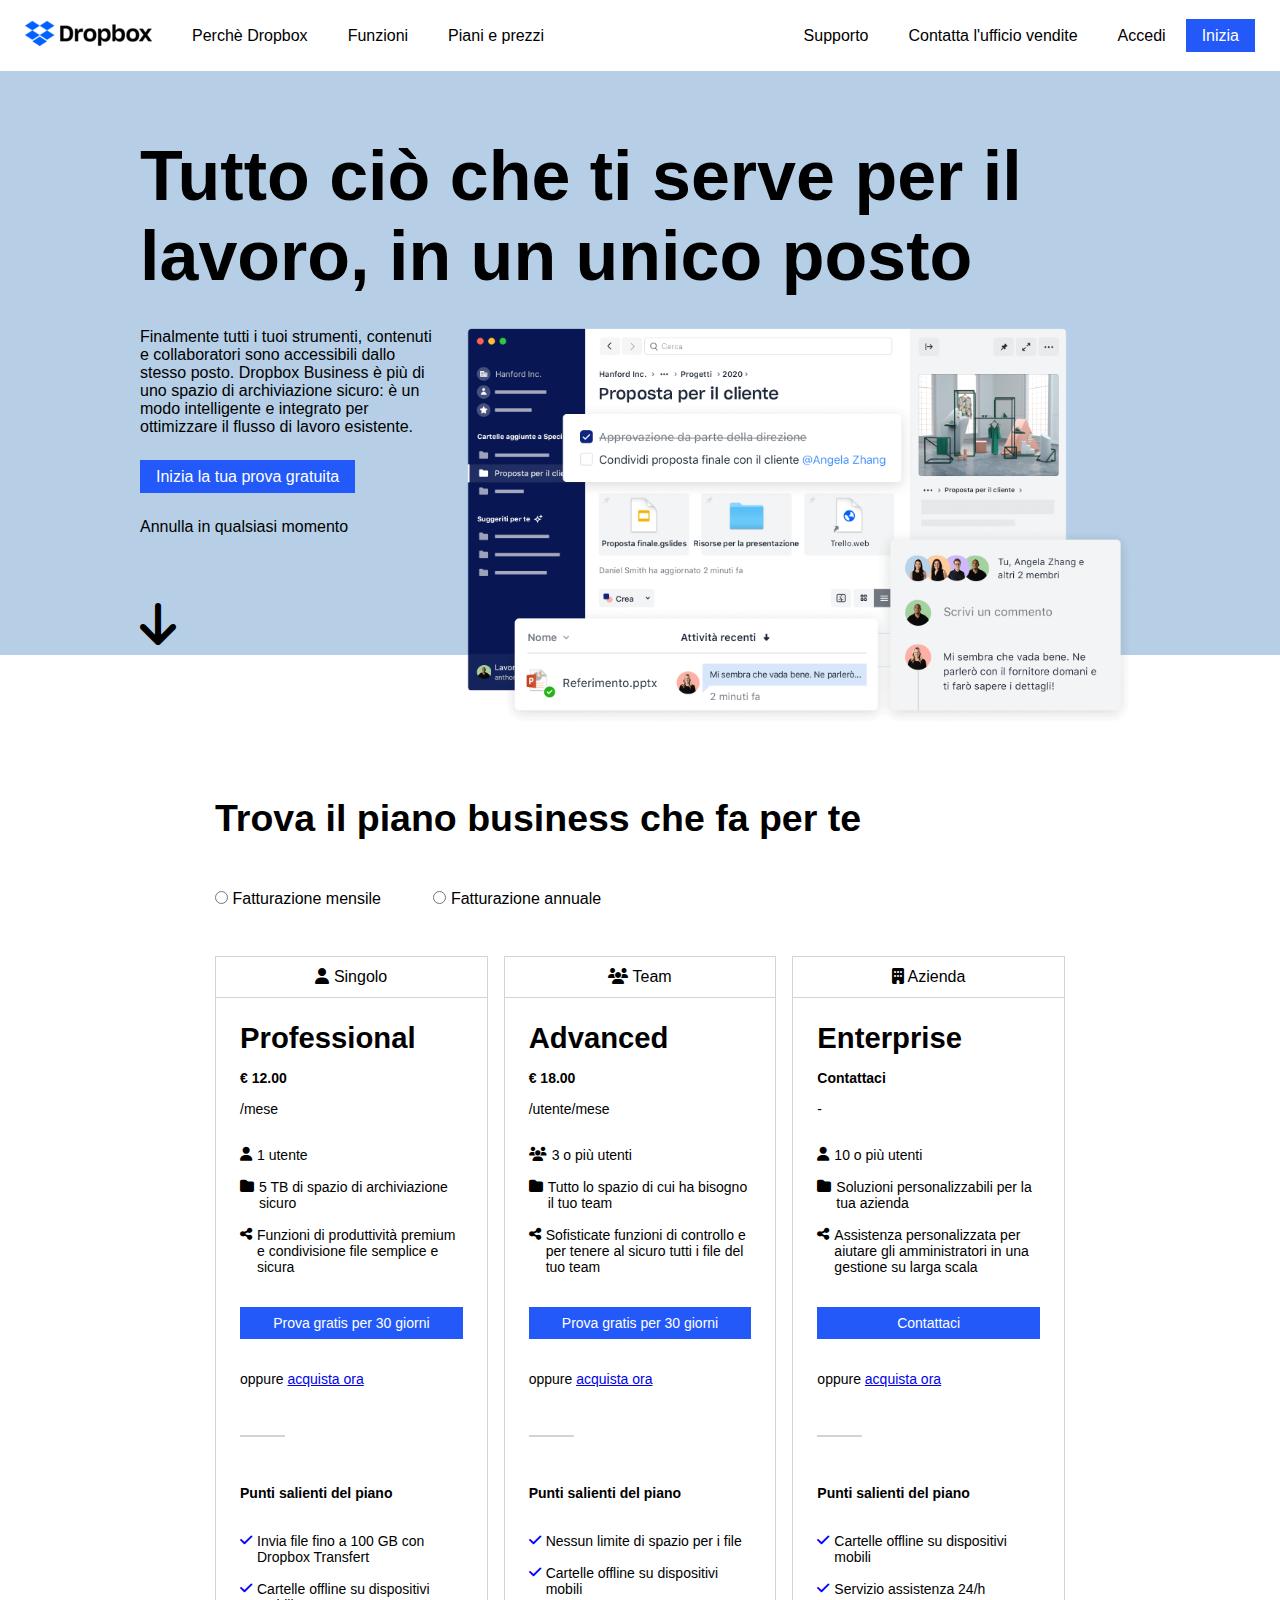
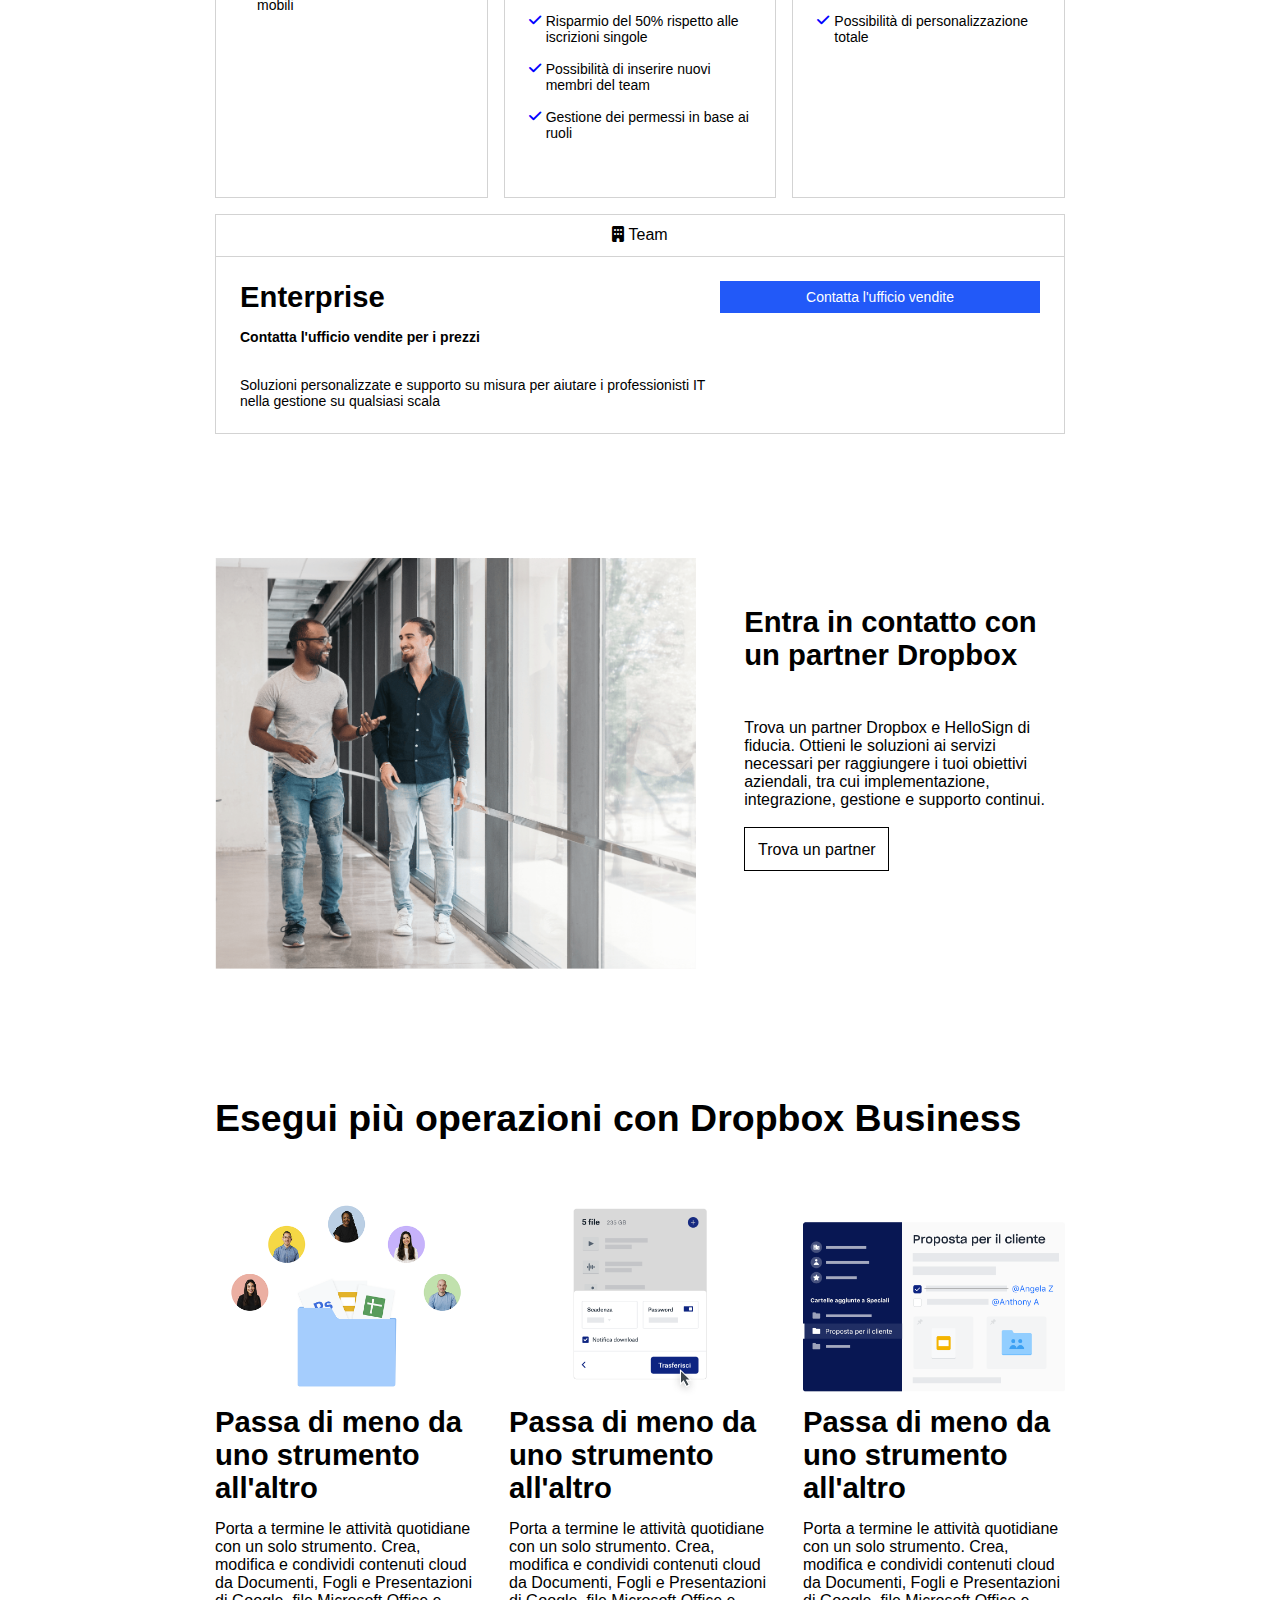
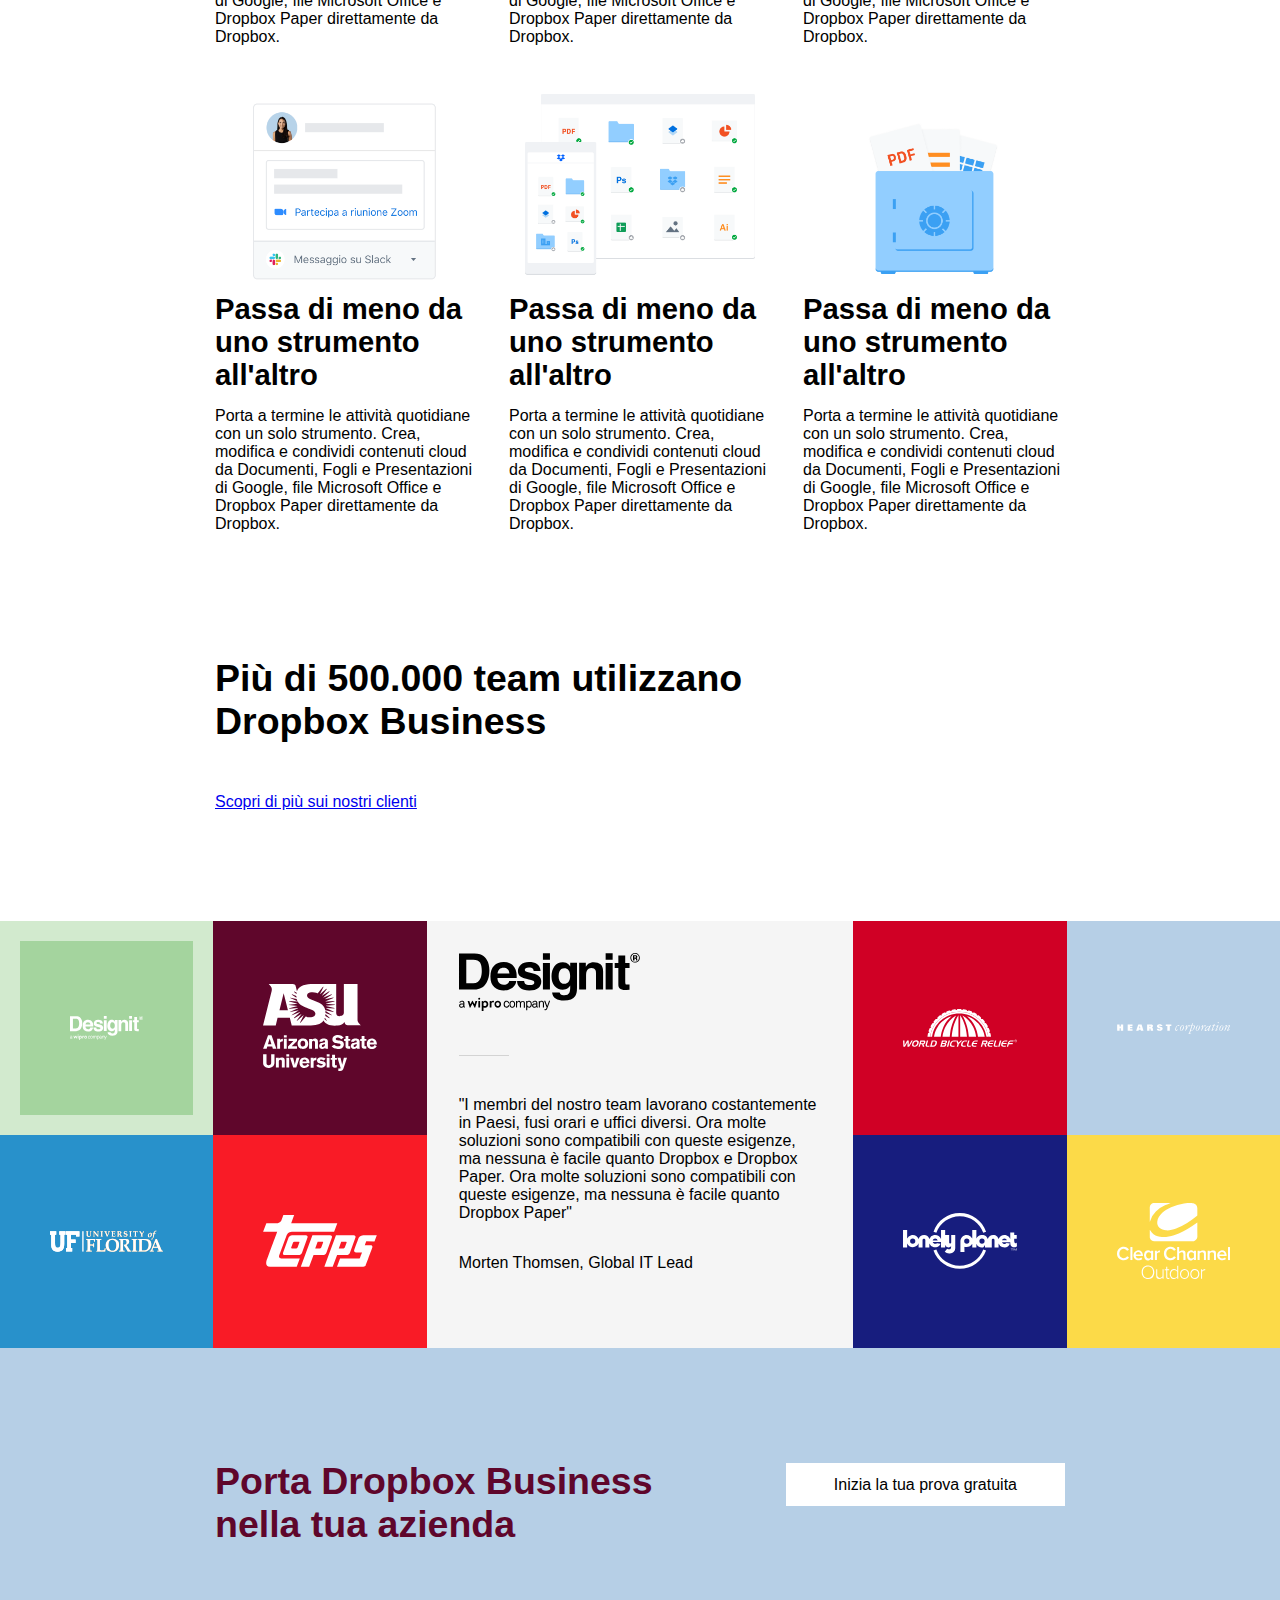
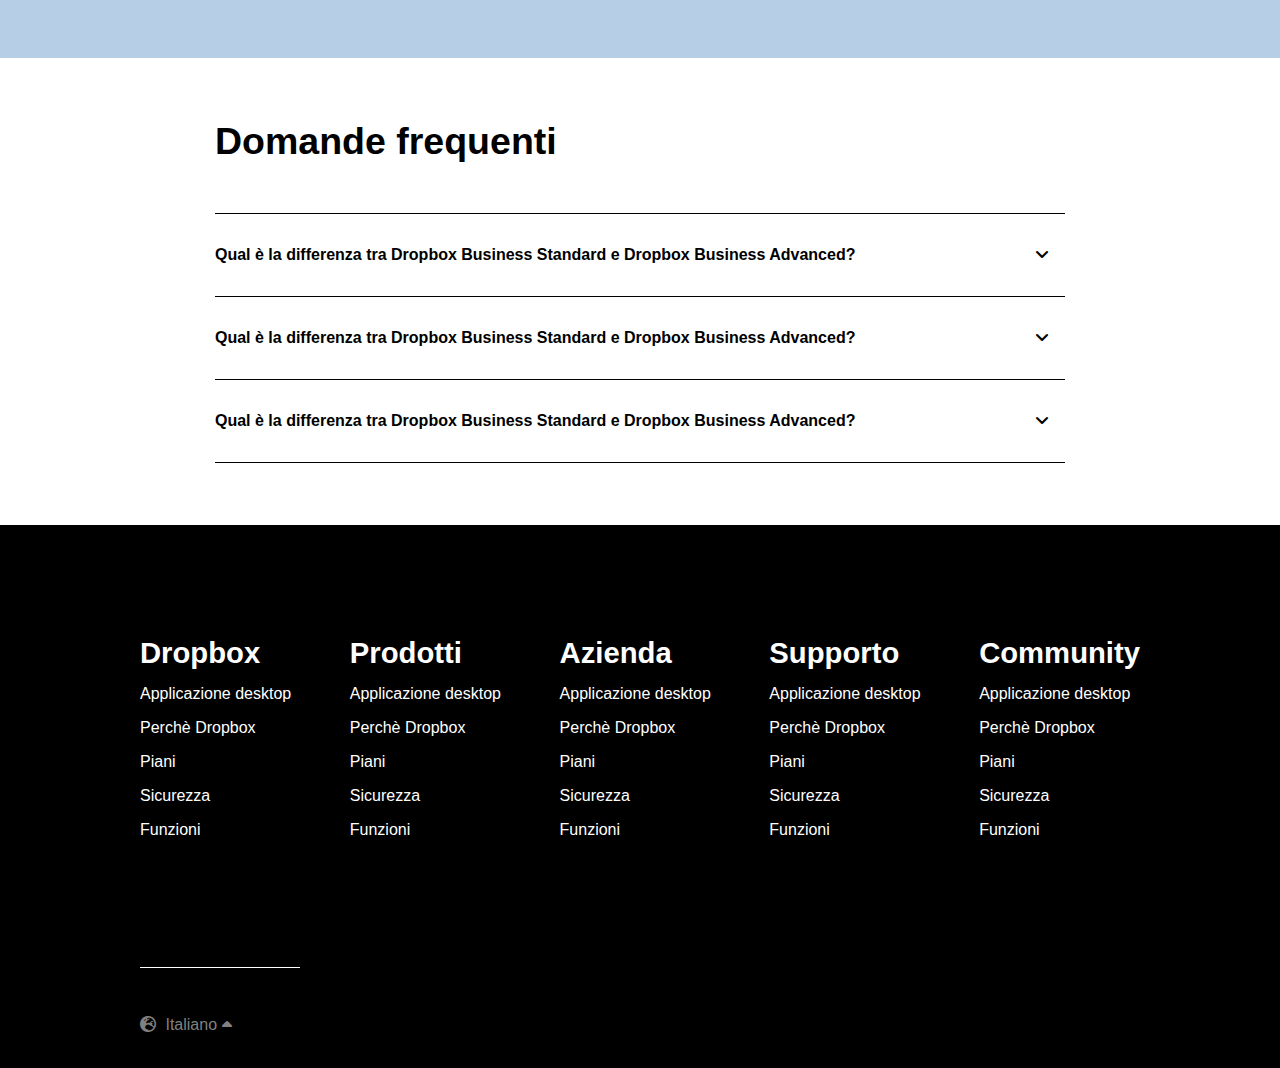
<file: index.html>
<!DOCTYPE html>
<html lang="en">

<head>
    <meta charset="UTF-8">
    <meta http-equiv="X-UA-Compatible" content="IE=edge">
    <meta name="viewport" content="width=device-width, initial-scale=1.0">

    <link rel="stylesheet" href="https://cdnjs.cloudflare.com/ajax/libs/font-awesome/6.1.1/css/all.min.css">
    <link rel="stylesheet" href="css/style.css">
    <title>Dropbox</title>
</head>

<body>
    <header>
        <div class="header-container d-flex fixed">
            <div class="header-content-left d-flex">
                <div class="header-logo">
                    <img src="img/logo-small.png" alt="">
                </div>
                <div class="header-link">
                    <ul class="d-flex">
                        <li>
                            <a href="#">Perchè Dropbox</a>
                        </li>

                        <li>
                            <a href="#">Funzioni</a>
                        </li>

                        <li>
                            <a href="#">Piani e prezzi</a>
                        </li>
                    </ul>
                </div>
            </div>

            <div class="header-content-right d-flex">
                <div class="header-link">
                    <ul class="d-flex">
                        <li>
                            <a href="#">Supporto</a>
                        </li>

                        <li>
                            <a href="#">Contatta l'ufficio vendite</a>
                        </li>

                        <li>
                            <a href="#">Accedi</a>
                        </li>

                        <li>
                            <div class="button">
                                <a href="#" class="blue-button">Inizia</a>
                            </div>
                        </li>
                    </ul>
                </div>
            </div>
        </div>
    </header>

    <main>
        <div class="jumbo-section">
            <div class="large-container jumbo-container">
                <div class="jumbo-title">
                    <h1>Tutto ciò che ti serve per il lavoro, in un unico posto</h1>
                </div>

                <div class="jumbo-content d-flex">
                    <div class="col-left col-wide">
                        <img src="img/jumbo.png" alt="">
                    </div>
                    <div class="col-right col-small">
                        <p>Finalmente tutti i tuoi strumenti, contenuti e
                            collaboratori sono accessibili dallo stesso posto.
                            Dropbox Business è più di uno spazio di
                            archiviazione sicuro: è un modo intelligente e
                            integrato per ottimizzare il flusso di lavoro
                            esistente.</p>

                        <div class="button button-padding">
                            <a href="#" class="blue-button">Inizia la tua prova gratuita</a>
                        </div>

                        <span>Annulla in qualsiasi momento</span>

                        <div class="down-arrow">
                            <i class="fa-solid fa-arrow-down fa-3x"></i>
                        </div>
                    </div>
                </div>
            </div>
        </div>

        <!-- four colum section -->
        <div class="section">
            <div class="container">
                <div class="section-title">
                    <h2>Trova il piano business che fa per te</h2>
                </div>

                <div class="section-radio">
                    <input type="radio" name="billing">
                    <span>Fatturazione mensile</span>

                    <input type="radio" name="billing">
                    <span>Fatturazione annuale</span>
                </div>

                <div class="section-content d-flex col-gap-1 wrap">
                    <!-- first column -->
                    <div class="col col-3">
                        <div class="card">
                            <div class="col-header">
                                <i class="fa-solid fa-user"></i>
                                <span>Singolo</span>
                            </div>

                            <div class="col-content">

                                <div class="col-title">
                                    <h3>Professional</h3>
                                </div>

                                <div class="col-price">
                                    <span><strong>€ 12.00</strong></span>
                                </div>

                                <div class="col-term">
                                    <span>/mese</span>
                                </div>

                                <div class="col-list">
                                    <ul>
                                        <li>
                                            <i class="fa-solid fa-user"></i>
                                            <span>1 utente</span>
                                        </li>

                                        <li>
                                            <i class="fa-solid fa-folder"></i>
                                            <span>5 TB di spazio di archiviazione sicuro</span>
                                        </li>

                                        <li>
                                            <i class="fa-solid fa-share-nodes"></i>
                                            <span>Funzioni di produttività premium e condivisione file semplice e
                                                sicura</span>
                                        </li>
                                    </ul>
                                </div>

                                <div class="button button-padding">
                                    <a href="#" class="blue-button">Prova gratis per 30 giorni</a>
                                </div>

                                <div class="col-link">
                                    <span>oppure</span>
                                    <a href="#">acquista ora</a>
                                </div>

                                <div class="col-rule"></div>

                                <div class="col-subtitle">
                                    <h4>Punti salienti del piano</h4>
                                </div>

                                <div class="col-list">
                                    <ul>
                                        <li>
                                            <i class="fa-solid fa-check"></i>
                                            Invia file fino a 100 GB con Dropbox Transfert
                                        </li>

                                        <li>
                                            <i class="fa-solid fa-check"></i>
                                            Cartelle offline su dispositivi mobili
                                        </li>
                                    </ul>
                                </div>
                            </div>
                        </div>
                    </div>

                    <!-- second colum -->
                    <div class="col col-3">
                        <div class="card">
                            <div class="col-header">
                                <i class="fa-solid fa-users"></i>
                                <span>Team</span>
                            </div>

                            <div class="col-content">

                                <div class="col-title">
                                    <h3>Advanced</h3>
                                </div>

                                <div class="col-price">
                                    <span><strong>€ 18.00</strong></span>
                                </div>

                                <div class="col-term">
                                    <span>/utente/mese</span>
                                </div>

                                <div class="col-list">
                                    <ul>
                                        <li>
                                            <i class="fa-solid fa-users"></i>
                                            <span>3 o più utenti</span>
                                        </li>

                                        <li>
                                            <i class="fa-solid fa-folder"></i>
                                            <span>Tutto lo spazio di cui ha bisogno il tuo team</span>
                                        </li>

                                        <li>
                                            <i class="fa-solid fa-share-nodes"></i>
                                            <span>Sofisticate funzioni di controllo e per tenere al sicuro tutti i file
                                                del
                                                tuo team</span>
                                        </li>
                                    </ul>
                                </div>

                                <div class="button button-padding">
                                    <a href="#" class="blue-button">Prova gratis per 30 giorni</a>
                                </div>

                                <div class="col-link">
                                    <span>oppure</span>
                                    <a href="#">acquista ora</a>
                                </div>

                                <div class="col-rule"></div>

                                <div class="col-subtitle">
                                    <h4>Punti salienti del piano</h4>
                                </div>

                                <div class="col-list">
                                    <ul>
                                        <li>
                                            <i class="fa-solid fa-check"></i>
                                            <span>Nessun limite di spazio per i file</span>
                                        </li>

                                        <li>
                                            <i class="fa-solid fa-check"></i>
                                            <span>Cartelle offline su dispositivi mobili</span>
                                        </li>

                                        <li>
                                            <i class="fa-solid fa-check"></i>
                                            <span>Risparmio del 50% rispetto alle iscrizioni singole</span>
                                        </li>

                                        <li>
                                            <i class="fa-solid fa-check"></i>
                                            <span>Possibilità di inserire nuovi membri del team</span>
                                        </li>

                                        <li>
                                            <i class="fa-solid fa-check"></i>
                                            <span>Gestione dei permessi in base ai ruoli</span>
                                        </li>
                                    </ul>
                                </div>
                            </div>
                        </div>
                    </div>

                    <!-- third column -->
                    <div class="col col-3">
                        <div class="card">
                            <div class="col-header">
                                <i class="fa-solid fa-building"></i>
                                <span>Azienda</span>
                            </div>

                            <div class="col-content">

                                <div class="col-title">
                                    <h3>Enterprise</h3>
                                </div>

                                <div class="col-price">
                                    <span><strong>Contattaci</strong></span>
                                </div>

                                <div class="col-term">
                                    <span>-</span>
                                </div>

                                <div class="col-list">
                                    <ul>
                                        <li>
                                            <i class="fa-solid fa-user"></i>
                                            <span>10 o più utenti</span>
                                        </li>

                                        <li>
                                            <i class="fa-solid fa-folder"></i>
                                            <span>Soluzioni personalizzabili per la tua azienda</span>
                                        </li>

                                        <li>
                                            <i class="fa-solid fa-share-nodes"></i>
                                            <span>Assistenza personalizzata per aiutare gli amministratori in una
                                                gestione
                                                su larga scala </span>
                                        </li>
                                    </ul>
                                </div>

                                <div class="button button-padding">
                                    <a href="#" class="blue-button">Contattaci</a>
                                </div>

                                <div class="col-link">
                                    <span>oppure</span>
                                    <a href="#">acquista ora</a>
                                </div>

                                <div class="col-rule"></div>

                                <div class="col-subtitle">
                                    <h4>Punti salienti del piano</h4>
                                </div>

                                <div class="col-list">
                                    <ul>
                                        <li>
                                            <i class="fa-solid fa-check"></i>
                                            <span>Cartelle offline su dispositivi mobili</span>
                                        </li>

                                        <li>
                                            <i class="fa-solid fa-check"></i>
                                            <span>Servizio assistenza 24/h</span>
                                        </li>

                                        <li>
                                            <i class="fa-solid fa-check"></i>
                                            <span>Possibilità di personalizzazione totale</span>
                                        </li>
                                    </ul>
                                </div>
                            </div>
                        </div>
                    </div>

                    <!-- fourth column -->
                    <div class="col">
                        <div class="card">
                            <div class="col-header">
                                <i class="fa-solid fa-building"></i>
                                <span>Team</span>
                            </div>

                            <div class="col-content d-flex">
                                <div class="col-left">
                                    <div class="col-title">
                                        <h3>Enterprise</h3>
                                    </div>

                                    <div class="col-subtitle">
                                        <h4>Contatta l'ufficio vendite per i prezzi</h4>
                                    </div>

                                    <div class=" col-paragraph">
                                        <p>Soluzioni personalizzate e supporto su misura per aiutare i professionisti IT nella gestione su qualsiasi scala</p>
                                    </div>
                                </div>
                                <div class="col-right">
                                    <div class="button">
                                        <a href="#" class="blue-button">Contatta l'ufficio vendite</a>
                                    </div>
                                </div>
                            </div>
                        </div>
                    </div>
                </div>
            </div>
        </div>

        <!-- find partner section -->
        <div class="section">
            <div class="container d-flex gap-3">
                <div class="col-left">
                    <img src="img/partner.png" alt="">
                </div>

                <div class="col-right col-padding">
                    <div class="col-title">
                        <h3>Entra in contatto con un partner Dropbox</h3>
                    </div>

                    <p>
                        Trova un partner Dropbox e HelloSign
                        di fiducia. Ottieni le soluzioni ai servizi
                        necessari per raggiungere i tuoi obiettivi
                        aziendali, tra cui implementazione,
                        integrazione, gestione e supporto
                        continui.
                    </p>

                    <div class="button">
                        <a href="#" class="white-button border-button">Trova un partner</a>
                    </div>

                </div>
            </div>
        </div>

        <!-- six column section -->
        <div class="section">
            <div class="container">
                <div class="section-title">
                    <h2>Esegui più operazioni con Dropbox Business</h2>
                </div>

                <div class="section-content d-flex col-gap-2 wrap">
                    <div class="col col-3">
                        <div class="col-img">
                            <img src="img/business-feature-switching-tools.png" alt="">
                        </div>

                        <div class="col-title">
                            <h3>Passa di meno da uno strumento all'altro</h3>
                        </div>

                        <div class="col-paragraph">
                            <p>Porta a termine le attività quotidiane
                                con un solo strumento. Crea, modifica e
                                condividi contenuti cloud da
                                Documenti, Fogli e Presentazioni di
                                Google, file Microsoft Office e Dropbox
                                Paper direttamente da Dropbox.</p>
                        </div>
                    </div>

                    <div class="col col-3">
                        <div class="col-img">
                            <img src="img/business-feature-send-files-it.png" alt="">
                        </div>

                        <div class="col-title">
                            <h3>Passa di meno da uno strumento all'altro</h3>
                        </div>

                        <div class="col-paragraph">
                            <p>Porta a termine le attività quotidiane
                                con un solo strumento. Crea, modifica e
                                condividi contenuti cloud da
                                Documenti, Fogli e Presentazioni di
                                Google, file Microsoft Office e Dropbox
                                Paper direttamente da Dropbox.</p>
                        </div>
                    </div>

                    <div class="col col-3">
                        <div class="col-img">
                            <img src="img/business-feature-coordinate-it.png" alt="">
                        </div>

                        <div class="col-title">
                            <h3>Passa di meno da uno strumento all'altro</h3>
                        </div>

                        <div class="col-paragraph">
                            <p>Porta a termine le attività quotidiane
                                con un solo strumento. Crea, modifica e
                                condividi contenuti cloud da
                                Documenti, Fogli e Presentazioni di
                                Google, file Microsoft Office e Dropbox
                                Paper direttamente da Dropbox.</p>
                        </div>
                    </div>

                    <div class="col col-3">
                        <div class="col-img">
                            <img src="img/business-feature-integrations-it.png" alt="">
                        </div>

                        <div class="col-title">
                            <h3>Passa di meno da uno strumento all'altro</h3>
                        </div>

                        <div class="col-paragraph">
                            <p>Porta a termine le attività quotidiane
                                con un solo strumento. Crea, modifica e
                                condividi contenuti cloud da
                                Documenti, Fogli e Presentazioni di
                                Google, file Microsoft Office e Dropbox
                                Paper direttamente da Dropbox.</p>
                        </div>
                    </div>

                    <div class="col col-3">
                        <div class="col-img">
                            <img src="img/business-feature-multi-device.png" alt="">
                        </div>
    
                        <div class="col-title">
                            <h3>Passa di meno da uno strumento all'altro</h3>
                        </div>
    
                        <div class="col-paragraph">
                            <p>Porta a termine le attività quotidiane
                                con un solo strumento. Crea, modifica e
                                condividi contenuti cloud da
                                Documenti, Fogli e Presentazioni di
                                Google, file Microsoft Office e Dropbox
                                Paper direttamente da Dropbox.</p>
                        </div>
                    </div>

                    <div class="col col-3">
                        <div class="col-img">
                            <img src="img/business-feature-security.png" alt="">
                        </div>
    
                        <div class="col-title">
                            <h3>Passa di meno da uno strumento all'altro</h3>
                        </div>
    
                        <div class="col-paragraph">
                            <p>Porta a termine le attività quotidiane
                                con un solo strumento. Crea, modifica e
                                condividi contenuti cloud da
                                Documenti, Fogli e Presentazioni di
                                Google, file Microsoft Office e Dropbox
                                Paper direttamente da Dropbox.</p>
                        </div>
                    </div>
                </div>
            </div>
        </div>

        <!-- only title section -->
        <div class="section">
            <div class="container d-flex">
                <div class="col-left col-wide">
                    <div class="section-title">
                        <h2>Più di 500.000 team utilizzano Dropbox Business</h2>
                    </div>

                    <div class="col-link">
                        <a href="#">Scopri di più sui nostri clienti</a>
                    </div>
                </div>

                <div class="col-right col-small"></div>                
            </div>
        </div>

        <!-- partner section -->
        <div class="partner-section d-flex">
            <div class="col partners-col">
                <div class="partners-grid d-flex wrap">
                    <div class="partner d-flex green bord-lightgreen">
                        <img src="img/designit.svg" alt="">
                    </div>

                    <div class="partner d-flex brown">
                        <img src="img/arizona_state_university.svg" alt="">
                    </div>

                    <div class="partner d-flex ciano">
                        <img src="img/university_of_florida.svg" alt="">
                    </div>

                    <div class="partner d-flex red">
                        <img src="img/topps.svg" alt="">
                    </div>
                </div>
            </div>

            <div class="col">
                <div class="info-partner">
                    <img src="img/designit.svg" alt="">

                    <div class="info-rule"></div>

                    <p>"I membri del nostro team lavorano costantemente in Paesi, fusi orari e
                        uffici diversi. Ora molte soluzioni sono compatibili con queste esigenze,
                        ma nessuna è facile quanto Dropbox e Dropbox Paper. Ora molte
                        soluzioni sono compatibili con queste esigenze, ma nessuna è facile
                        quanto Dropbox Paper"
                    </p>

                    <span>Morten Thomsen, Global IT Lead</span>
                </div>

                
            </div>

            <div class="col partners-col">
                <div class="partners-grid d-flex wrap">
                    <div class="partner d-flex darkred">
                        <img src="img/world_bicycle_relief.svg" alt="">
                    </div>

                    <div class="partner d-flex bg-blue">
                        <img src="img/hearst_corp.svg" alt="">
                    </div>

                    <div class="partner d-flex blue">
                        <img src="img/lonely_planet.svg" alt="">
                    </div>

                    <div class="partner d-flex yellow">
                        <img src="img/clear_channel.svg" alt="">
                    </div>
                </div>
            </div>
        </div>

        <!-- free trial section -->
        <div class="section bg-blue">
            <div class="container d-flex col-baseline">
                <div class="col-left">
                    <div class="section-title special">
                        <h2>Porta Dropbox Business nella tua azienda</h2>
                    </div>
                </div>

                <div class="col-right">
                    <div class="button float">
                        <a href="#" class="white-button extra-padding">Inizia la tua prova gratuita</a>
                    </div>
                </div>
            </div>
        </div>

        <!-- question section -->
        <div class="section">
            <div class="container">
                <div class="section-title">
                    <h2>Domande frequenti</h2>
                </div>

                <div class="question-container">
                    <div class="question d-flex">
                        <p><strong>Qual è la differenza tra Dropbox Business Standard e Dropbox Business Advanced?</strong></p>
                        <div class="small-arrow">
                            <i class="fa-solid fa-angle-down"></i>
                        </div>
                    </div>

                    <div class="question d-flex">
                        <p><strong>Qual è la differenza tra Dropbox Business Standard e Dropbox Business Advanced?</strong></p>
                        <div class="small-arrow">
                            <i class="fa-solid fa-angle-down"></i>
                        </div>
                    </div>

                    <div class="question d-flex">
                        <p><strong>Qual è la differenza tra Dropbox Business Standard e Dropbox Business Advanced?</strong></p>
                        <div class="small-arrow">
                            <i class="fa-solid fa-angle-down"></i>
                        </div>
                    </div>
                    
                </div>
            </div>
        </div>
    </main>

    <footer>
        <div class="section footer-section">
            <div class="large-container">
                <div class="footer-content d-flex">
                    <div class="foot-col ">
                        <div class="col-title">
                            <h3>Dropbox</h3>
                        </div>

                        <div class="col-list">
                            <ul>
                                <li>
                                    <a href="#">Applicazione desktop</a>
                                </li>

                                <li>
                                    <a href="#">Perchè Dropbox</a>
                                </li>

                                <li>
                                    <a href="#">Piani</a>
                                </li>

                                <li>
                                    <a href="#">Sicurezza</a>
                                </li>

                                <li>
                                    <a href="#">Funzioni</a>
                                </li>
                            </ul>
                        </div>
                    </div>

                    <div class="foot-col">
                        <div class="col-title">
                            <h3>Prodotti</h3>
                        </div>

                        <div class="col-list">
                            <ul>
                                <li>
                                    <a href="#">Applicazione desktop</a>
                                </li>

                                <li>
                                    <a href="#">Perchè Dropbox</a>
                                </li>

                                <li>
                                    <a href="#">Piani</a>
                                </li>

                                <li>
                                    <a href="#">Sicurezza</a>
                                </li>

                                <li>
                                    <a href="#">Funzioni</a>
                                </li>
                            </ul>
                        </div>
                    </div>

                    <div class="foot-col">
                        <div class="col-title">
                            <h3>Azienda</h3>
                        </div>

                        <div class="col-list">
                            <ul>
                                <li>
                                    <a href="#">Applicazione desktop</a>
                                </li>

                                <li>
                                    <a href="#">Perchè Dropbox</a>
                                </li>

                                <li>
                                    <a href="#">Piani</a>
                                </li>

                                <li>
                                    <a href="#">Sicurezza</a>
                                </li>

                                <li>
                                    <a href="#">Funzioni</a>
                                </li>
                            </ul>
                        </div>
                    </div>

                    <div class="foot-col">
                        <div class="col-title">
                            <h3>Supporto</h3>
                        </div>

                        <div class="col-list">
                            <ul>
                                <li>
                                    <a href="#">Applicazione desktop</a>
                                </li>

                                <li>
                                    <a href="#">Perchè Dropbox</a>
                                </li>

                                <li>
                                    <a href="#">Piani</a>
                                </li>

                                <li>
                                    <a href="#">Sicurezza</a>
                                </li>

                                <li>
                                    <a href="#">Funzioni</a>
                                </li>
                            </ul>
                        </div>
                    </div>

                    <div class="foot-col">
                        <div class="col-title">
                            <h3>Community</h3>
                        </div>

                        <div class="col-list">
                            <ul>
                                <li>
                                    <a href="#">Applicazione desktop</a>
                                </li>

                                <li>
                                    <a href="#">Perchè Dropbox</a>
                                </li>

                                <li>
                                    <a href="#">Piani</a>
                                </li>

                                <li>
                                    <a href="#">Sicurezza</a>
                                </li>

                                <li>
                                    <a href="#">Funzioni</a>
                                </li>
                            </ul>
                        </div>
                    </div>
                </div>

                <div class="footer-rule"></div>

                <div class="lenguage">
                    <i class="fa-solid fa-earth-europe"></i>
                    <span>Italiano</span>
                    <i class="fa-solid fa-sort-up"></i>
                </div>
            </div>
        </div>
    </footer>
</body>

</html>
</file>
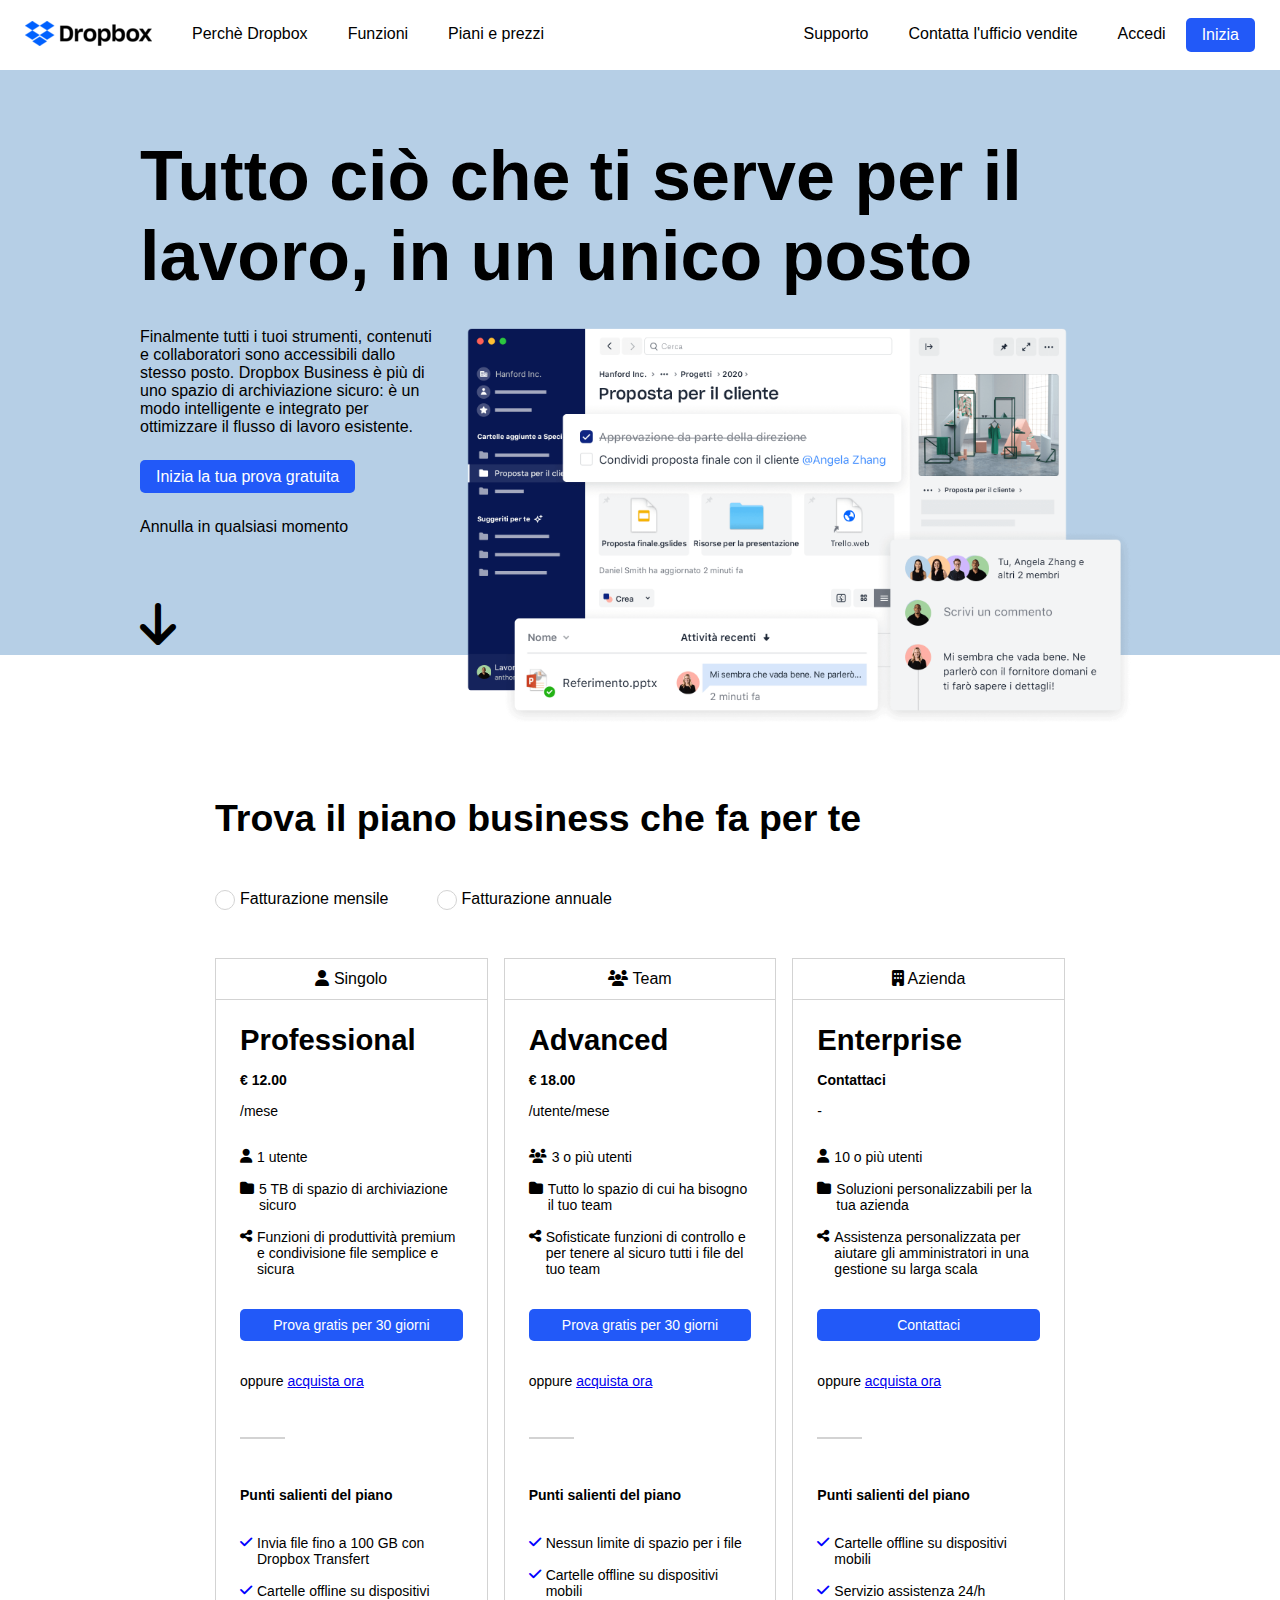
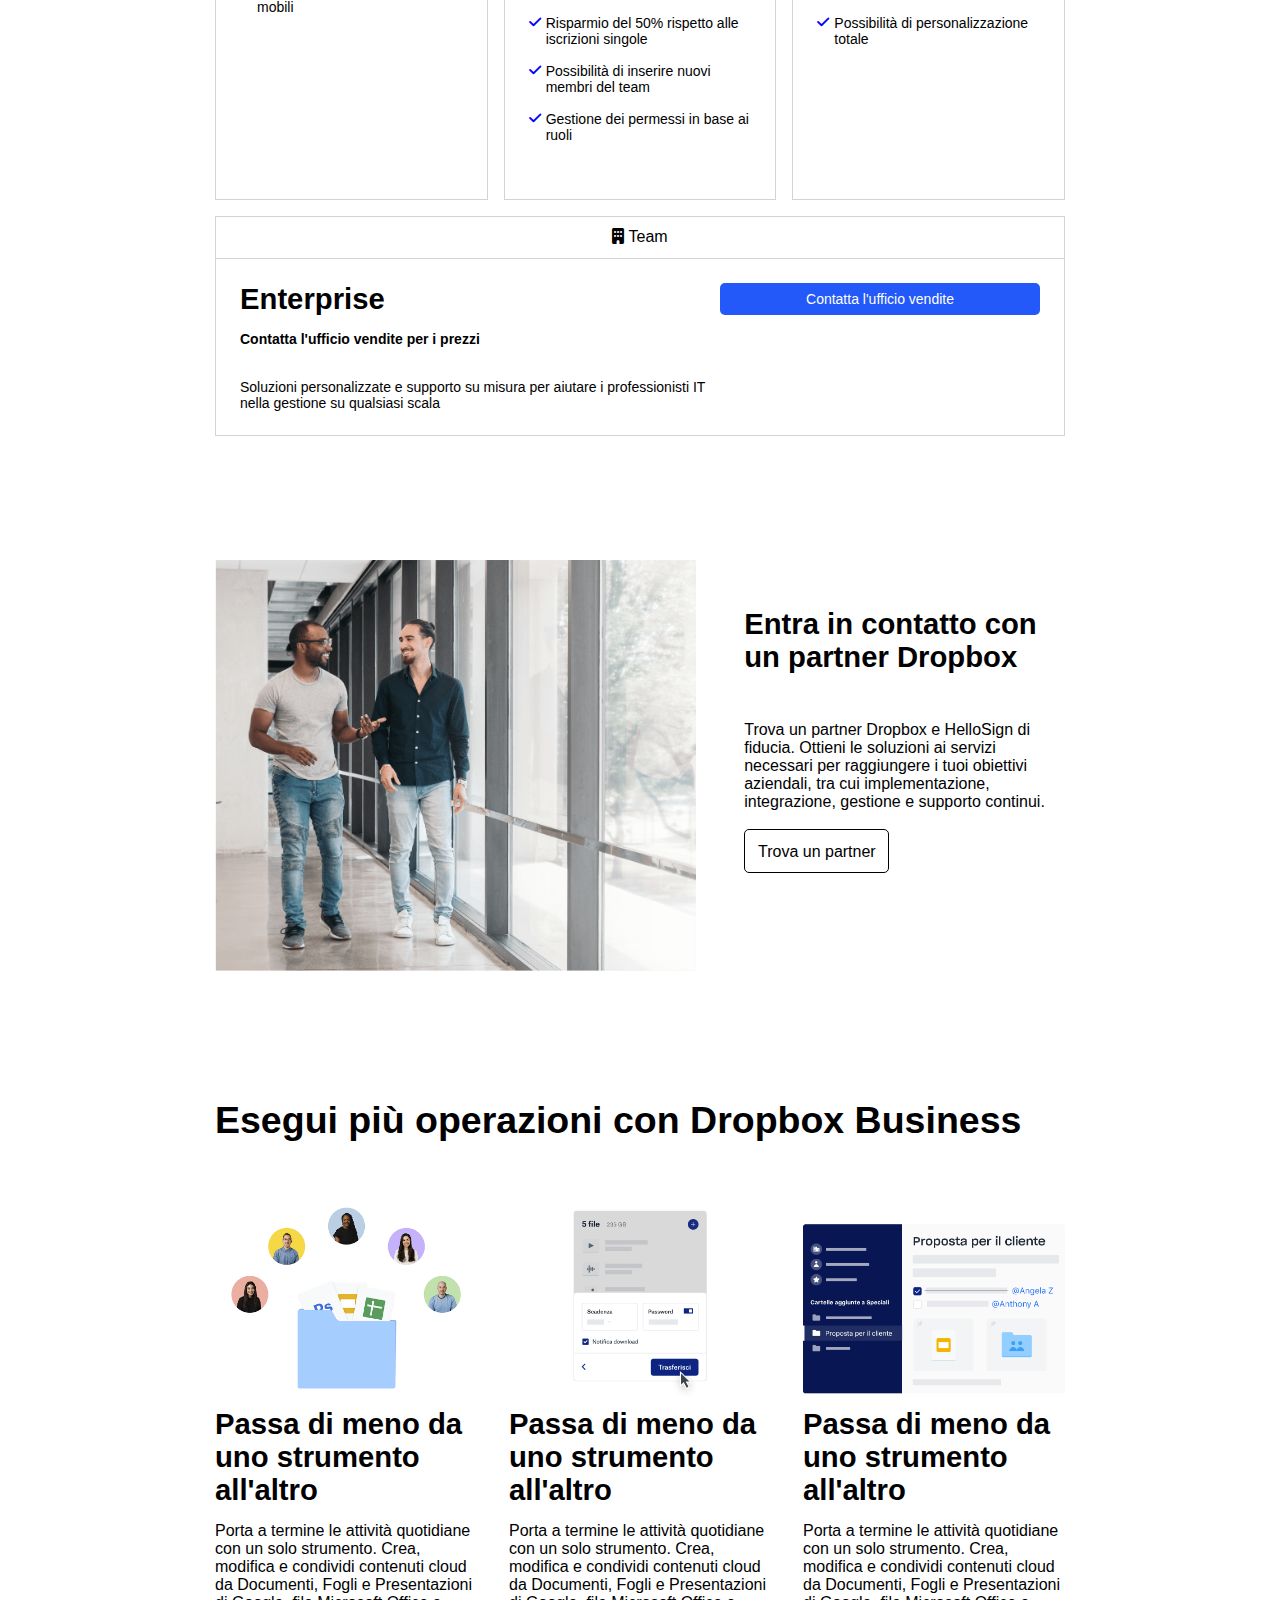
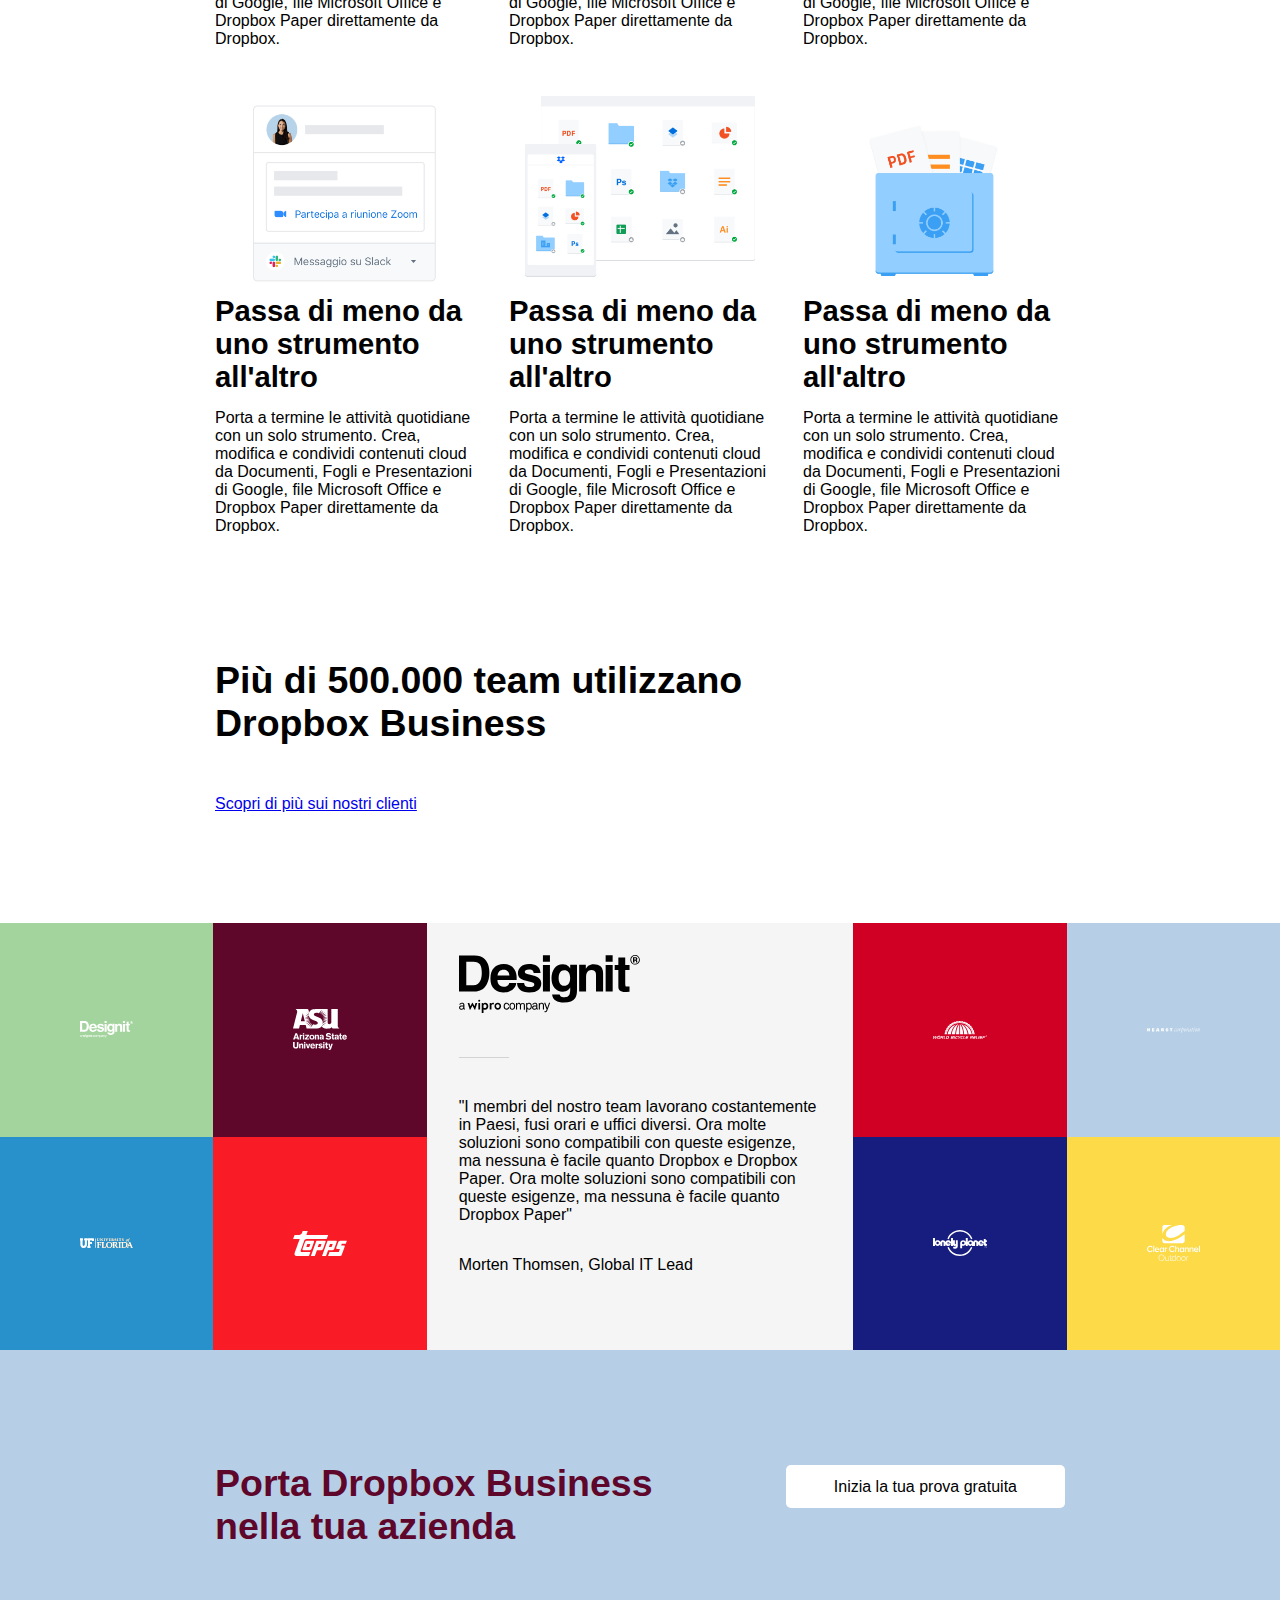
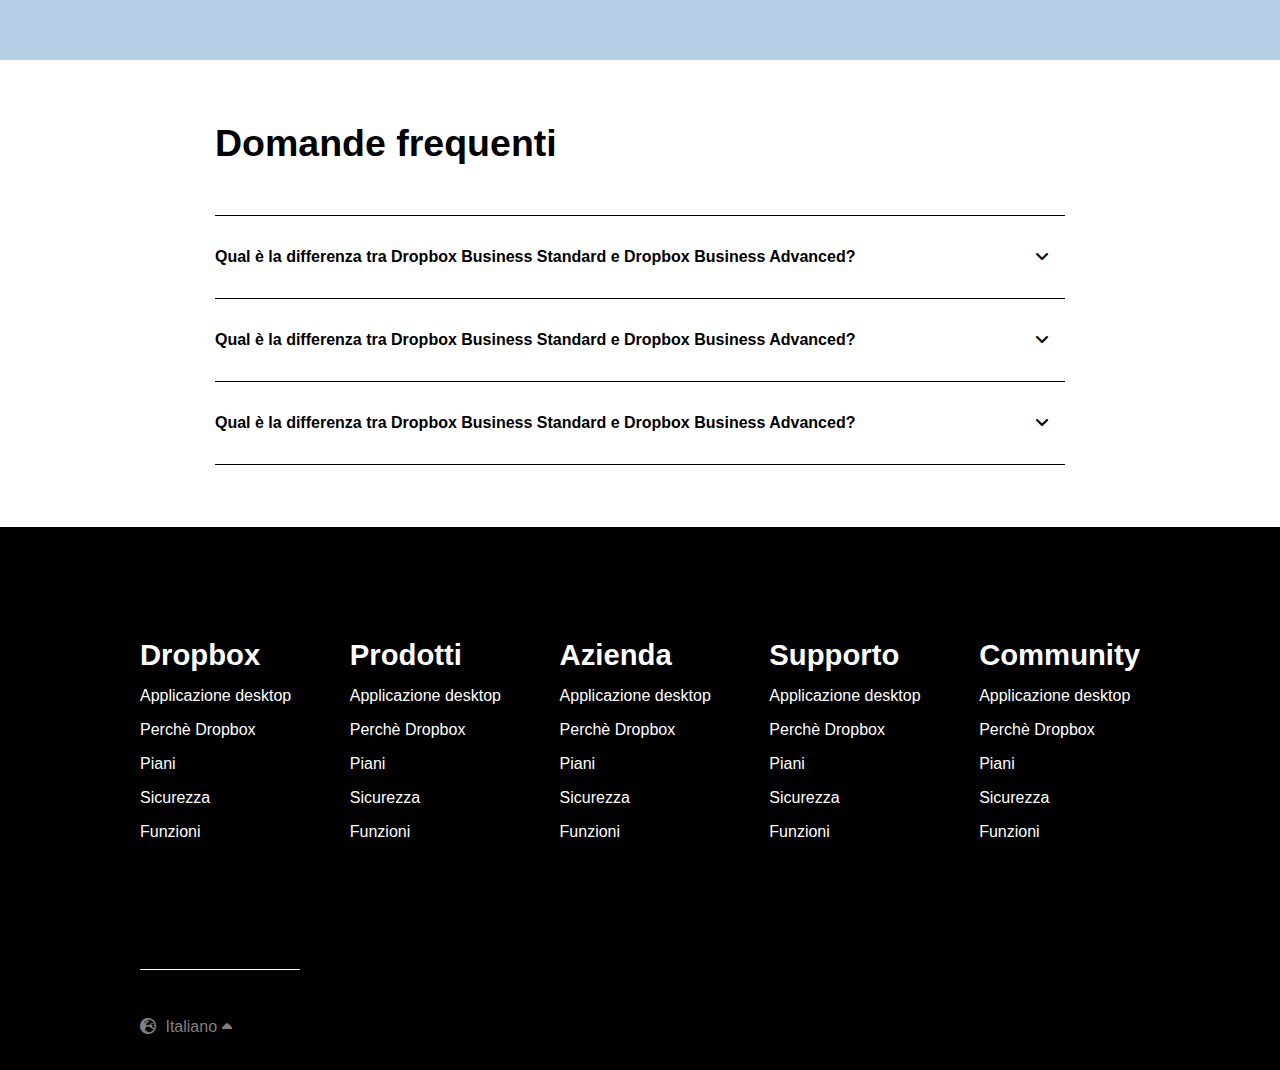
<file: bonus.html>
<!DOCTYPE html>
<html lang="en">

<head>
    <meta charset="UTF-8">
    <meta http-equiv="X-UA-Compatible" content="IE=edge">
    <meta name="viewport" content="width=device-width, initial-scale=1.0">

    <link rel="stylesheet" href="https://cdnjs.cloudflare.com/ajax/libs/font-awesome/6.1.1/css/all.min.css">
    <link rel="stylesheet" href="css/style.css">
    <link rel="stylesheet" href="css/bonus.css">
    <title>Dropbox bonus</title>
</head>

<body>
    <header>
        <div class="header-container d-flex fixed">
            <div class="header-content-left d-flex">
                <div class="header-logo">
                    <img src="img/logo-small.png" alt="">
                </div>
                <div class="header-link">
                    <ul class="d-flex">
                        <li>
                            <a href="#">Perchè Dropbox</a>
                            <div class="underline"></div>
                        </li>

                        <li>
                            <a href="#">Funzioni</a>
                            <div class="underline"></div>
                        </li>

                        <li>
                            <a href="#">Piani e prezzi</a>
                            <div class="underline"></div>
                        </li>
                    </ul>
                </div>
            </div>

            <div class="header-content-right d-flex">
                <div class="header-link">
                    <ul class="d-flex">
                        <li>
                            <a href="#">Supporto</a>
                            <div class="underline"></div>
                        </li>

                        <li>
                            <a href="#">Contatta l'ufficio vendite</a>
                            <div class="underline"></div>
                        </li>

                        <li>
                            <a href="#">Accedi</a>
                            <div class="underline"></div>
                        </li>

                        <li>
                            <div class="button">
                                <a href="#" class="blue-button">Inizia</a>
                            </div>
                        </li>
                    </ul>
                </div>
            </div>
        </div>
    </header>

    <main>
        <div class="jumbo-section">
            <div class="large-container jumbo-container">
                <div class="jumbo-title">
                    <h1>Tutto ciò che ti serve per il lavoro, in un unico posto</h1>
                </div>

                <div class="jumbo-content d-flex">
                    <div class="col-left col-wide">
                        <img src="img/jumbo.png" alt="">
                    </div>
                    <div class="col-right col-small">
                        <p>Finalmente tutti i tuoi strumenti, contenuti e
                            collaboratori sono accessibili dallo stesso posto.
                            Dropbox Business è più di uno spazio di
                            archiviazione sicuro: è un modo intelligente e
                            integrato per ottimizzare il flusso di lavoro
                            esistente.</p>

                        <div class="button button-padding">
                            <a href="#" class="blue-button">Inizia la tua prova gratuita</a>
                        </div>

                        <span>Annulla in qualsiasi momento</span>

                        <div class="down-arrow">
                            <i class="fa-solid fa-arrow-down fa-3x"></i>
                        </div>
                    </div>
                </div>
            </div>
        </div>

        <!-- four colum section -->
        <div class="section">
            <div class="container">
                <div class="section-title">
                    <h2>Trova il piano business che fa per te</h2>
                </div>

                <div class="section-radio d-flex">
                    <div class="radio-input default">
                        <div class="radio-input blue-radio d-flex">
                            <div class="radio-input white-radio"></div>
                        </div>
                    </div>
                    <span>Fatturazione mensile</span>

                    <div class="radio-input default">
                        <div class="radio-input blue-radio d-flex">
                            <div class="radio-input white-radio"></div>
                        </div>
                    </div>
                    <span>Fatturazione annuale</span>
                </div>

                <div class="section-content d-flex col-gap-1 wrap">
                    <!-- first column -->
                    <div class="col col-3">
                        <div class="card">
                            <div class="col-header">
                                <i class="fa-solid fa-user"></i>
                                <span>Singolo</span>
                            </div>

                            <div class="col-content">

                                <div class="col-title">
                                    <h3>Professional</h3>
                                </div>

                                <div class="col-price">
                                    <span><strong>€ 12.00</strong></span>
                                </div>

                                <div class="col-term">
                                    <span>/mese</span>
                                </div>

                                <div class="col-list">
                                    <ul>
                                        <li>
                                            <i class="fa-solid fa-user"></i>
                                            <span>1 utente</span>
                                        </li>

                                        <li>
                                            <i class="fa-solid fa-folder"></i>
                                            <span>5 TB di spazio di archiviazione sicuro</span>
                                        </li>

                                        <li>
                                            <i class="fa-solid fa-share-nodes"></i>
                                            <span>Funzioni di produttività premium e condivisione file semplice e
                                                sicura</span>
                                        </li>
                                    </ul>
                                </div>

                                <div class="button button-padding">
                                    <a href="#" class="blue-button">Prova gratis per 30 giorni</a>
                                </div>

                                <div class="col-link">
                                    <span>oppure</span>
                                    <a href="#">acquista ora</a>
                                </div>

                                <div class="col-rule"></div>

                                <div class="col-subtitle">
                                    <h4>Punti salienti del piano</h4>
                                </div>

                                <div class="col-list">
                                    <ul>
                                        <li>
                                            <i class="fa-solid fa-check"></i>
                                            Invia file fino a 100 GB con Dropbox Transfert
                                        </li>

                                        <li>
                                            <i class="fa-solid fa-check"></i>
                                            Cartelle offline su dispositivi mobili
                                        </li>
                                    </ul>
                                </div>
                            </div>
                        </div>
                    </div>

                    <!-- second colum -->
                    <div class="col col-3">
                        <div class="card">
                            <div class="col-header">
                                <i class="fa-solid fa-users"></i>
                                <span>Team</span>
                            </div>

                            <div class="col-content">

                                <div class="col-title">
                                    <h3>Advanced</h3>
                                </div>

                                <div class="col-price">
                                    <span><strong>€ 18.00</strong></span>
                                </div>

                                <div class="col-term">
                                    <span>/utente/mese</span>
                                </div>

                                <div class="col-list">
                                    <ul>
                                        <li>
                                            <i class="fa-solid fa-users"></i>
                                            <span>3 o più utenti</span>
                                        </li>

                                        <li>
                                            <i class="fa-solid fa-folder"></i>
                                            <span>Tutto lo spazio di cui ha bisogno il tuo team</span>
                                        </li>

                                        <li>
                                            <i class="fa-solid fa-share-nodes"></i>
                                            <span>Sofisticate funzioni di controllo e per tenere al sicuro tutti i file
                                                del
                                                tuo team</span>
                                        </li>
                                    </ul>
                                </div>

                                <div class="button button-padding">
                                    <a href="#" class="blue-button">Prova gratis per 30 giorni</a>
                                </div>

                                <div class="col-link">
                                    <span>oppure</span>
                                    <a href="#">acquista ora</a>
                                </div>

                                <div class="col-rule"></div>

                                <div class="col-subtitle">
                                    <h4>Punti salienti del piano</h4>
                                </div>

                                <div class="col-list">
                                    <ul>
                                        <li>
                                            <i class="fa-solid fa-check"></i>
                                            <span>Nessun limite di spazio per i file</span>
                                        </li>

                                        <li>
                                            <i class="fa-solid fa-check"></i>
                                            <span>Cartelle offline su dispositivi mobili</span>
                                        </li>

                                        <li>
                                            <i class="fa-solid fa-check"></i>
                                            <span>Risparmio del 50% rispetto alle iscrizioni singole</span>
                                        </li>

                                        <li>
                                            <i class="fa-solid fa-check"></i>
                                            <span>Possibilità di inserire nuovi membri del team</span>
                                        </li>

                                        <li>
                                            <i class="fa-solid fa-check"></i>
                                            <span>Gestione dei permessi in base ai ruoli</span>
                                        </li>
                                    </ul>
                                </div>
                            </div>
                        </div>
                    </div>

                    <!-- third column -->
                    <div class="col col-3">
                        <div class="card">
                            <div class="col-header">
                                <i class="fa-solid fa-building"></i>
                                <span>Azienda</span>
                            </div>

                            <div class="col-content">

                                <div class="col-title">
                                    <h3>Enterprise</h3>
                                </div>

                                <div class="col-price">
                                    <span><strong>Contattaci</strong></span>
                                </div>

                                <div class="col-term">
                                    <span>-</span>
                                </div>

                                <div class="col-list">
                                    <ul>
                                        <li>
                                            <i class="fa-solid fa-user"></i>
                                            <span>10 o più utenti</span>
                                        </li>

                                        <li>
                                            <i class="fa-solid fa-folder"></i>
                                            <span>Soluzioni personalizzabili per la tua azienda</span>
                                        </li>

                                        <li>
                                            <i class="fa-solid fa-share-nodes"></i>
                                            <span>Assistenza personalizzata per aiutare gli amministratori in una
                                                gestione
                                                su larga scala </span>
                                        </li>
                                    </ul>
                                </div>

                                <div class="button button-padding">
                                    <a href="#" class="blue-button">Contattaci</a>
                                </div>

                                <div class="col-link">
                                    <span>oppure</span>
                                    <a href="#">acquista ora</a>
                                </div>

                                <div class="col-rule"></div>

                                <div class="col-subtitle">
                                    <h4>Punti salienti del piano</h4>
                                </div>

                                <div class="col-list">
                                    <ul>
                                        <li>
                                            <i class="fa-solid fa-check"></i>
                                            <span>Cartelle offline su dispositivi mobili</span>
                                        </li>

                                        <li>
                                            <i class="fa-solid fa-check"></i>
                                            <span>Servizio assistenza 24/h</span>
                                        </li>

                                        <li>
                                            <i class="fa-solid fa-check"></i>
                                            <span>Possibilità di personalizzazione totale</span>
                                        </li>
                                    </ul>
                                </div>
                            </div>
                        </div>
                    </div>

                    <!-- fourth column -->
                    <div class="col">
                        <div class="card">
                            <div class="col-header">
                                <i class="fa-solid fa-building"></i>
                                <span>Team</span>
                            </div>

                            <div class="col-content d-flex">
                                <div class="col-left">
                                    <div class="col-title">
                                        <h3>Enterprise</h3>
                                    </div>

                                    <div class="col-subtitle">
                                        <h4>Contatta l'ufficio vendite per i prezzi</h4>
                                    </div>

                                    <div class=" col-paragraph">
                                        <p>Soluzioni personalizzate e supporto su misura per aiutare i professionisti IT nella gestione su qualsiasi scala</p>
                                    </div>
                                </div>
                                <div class="col-right">
                                    <div class="button">
                                        <a href="#" class="blue-button">Contatta l'ufficio vendite</a>
                                    </div>
                                </div>
                            </div>
                        </div>
                    </div>
                </div>
            </div>
        </div>

        <!-- find partner section -->
        <div class="section">
            <div class="container d-flex gap-3">
                <div class="col-left">
                    <img src="img/partner.png" alt="">
                </div>

                <div class="col-right col-padding">
                    <div class="col-title">
                        <h3>Entra in contatto con un partner Dropbox</h3>
                    </div>

                    <p>
                        Trova un partner Dropbox e HelloSign
                        di fiducia. Ottieni le soluzioni ai servizi
                        necessari per raggiungere i tuoi obiettivi
                        aziendali, tra cui implementazione,
                        integrazione, gestione e supporto
                        continui.
                    </p>

                    <div class="button">
                        <a href="#" class="white-button border-button">Trova un partner</a>
                    </div>

                </div>
            </div>
        </div>

        <!-- six column section -->
        <div class="section">
            <div class="container">
                <div class="section-title">
                    <h2>Esegui più operazioni con Dropbox Business</h2>
                </div>

                <div class="section-content d-flex col-gap-2 wrap">
                    <div class="col col-3">
                        <div class="col-img">
                            <img src="img/business-feature-switching-tools.png" alt="">
                        </div>

                        <div class="col-title">
                            <h3>Passa di meno da uno strumento all'altro</h3>
                        </div>

                        <div class="col-paragraph">
                            <p>Porta a termine le attività quotidiane
                                con un solo strumento. Crea, modifica e
                                condividi contenuti cloud da
                                Documenti, Fogli e Presentazioni di
                                Google, file Microsoft Office e Dropbox
                                Paper direttamente da Dropbox.</p>
                        </div>
                    </div>

                    <div class="col col-3">
                        <div class="col-img">
                            <img src="img/business-feature-send-files-it.png" alt="">
                        </div>

                        <div class="col-title">
                            <h3>Passa di meno da uno strumento all'altro</h3>
                        </div>

                        <div class="col-paragraph">
                            <p>Porta a termine le attività quotidiane
                                con un solo strumento. Crea, modifica e
                                condividi contenuti cloud da
                                Documenti, Fogli e Presentazioni di
                                Google, file Microsoft Office e Dropbox
                                Paper direttamente da Dropbox.</p>
                        </div>
                    </div>

                    <div class="col col-3">
                        <div class="col-img">
                            <img src="img/business-feature-coordinate-it.png" alt="">
                        </div>

                        <div class="col-title">
                            <h3>Passa di meno da uno strumento all'altro</h3>
                        </div>

                        <div class="col-paragraph">
                            <p>Porta a termine le attività quotidiane
                                con un solo strumento. Crea, modifica e
                                condividi contenuti cloud da
                                Documenti, Fogli e Presentazioni di
                                Google, file Microsoft Office e Dropbox
                                Paper direttamente da Dropbox.</p>
                        </div>
                    </div>

                    <div class="col col-3">
                        <div class="col-img">
                            <img src="img/business-feature-integrations-it.png" alt="">
                        </div>

                        <div class="col-title">
                            <h3>Passa di meno da uno strumento all'altro</h3>
                        </div>

                        <div class="col-paragraph">
                            <p>Porta a termine le attività quotidiane
                                con un solo strumento. Crea, modifica e
                                condividi contenuti cloud da
                                Documenti, Fogli e Presentazioni di
                                Google, file Microsoft Office e Dropbox
                                Paper direttamente da Dropbox.</p>
                        </div>
                    </div>

                    <div class="col col-3">
                        <div class="col-img">
                            <img src="img/business-feature-multi-device.png" alt="">
                        </div>
    
                        <div class="col-title">
                            <h3>Passa di meno da uno strumento all'altro</h3>
                        </div>
    
                        <div class="col-paragraph">
                            <p>Porta a termine le attività quotidiane
                                con un solo strumento. Crea, modifica e
                                condividi contenuti cloud da
                                Documenti, Fogli e Presentazioni di
                                Google, file Microsoft Office e Dropbox
                                Paper direttamente da Dropbox.</p>
                        </div>
                    </div>

                    <div class="col col-3">
                        <div class="col-img">
                            <img src="img/business-feature-security.png" alt="">
                        </div>
    
                        <div class="col-title">
                            <h3>Passa di meno da uno strumento all'altro</h3>
                        </div>
    
                        <div class="col-paragraph">
                            <p>Porta a termine le attività quotidiane
                                con un solo strumento. Crea, modifica e
                                condividi contenuti cloud da
                                Documenti, Fogli e Presentazioni di
                                Google, file Microsoft Office e Dropbox
                                Paper direttamente da Dropbox.</p>
                        </div>
                    </div>
                </div>
            </div>
        </div>

        <!-- only title section -->
        <div class="section">
            <div class="container d-flex">
                <div class="col-left col-wide">
                    <div class="section-title">
                        <h2>Più di 500.000 team utilizzano Dropbox Business</h2>
                    </div>

                    <div class="col-link">
                        <a href="#">Scopri di più sui nostri clienti</a>
                    </div>
                </div>

                <div class="col-right col-small"></div>                
            </div>
        </div>

        <!-- partner section -->
        <div class="partner-section d-flex">
            <div class="col partners-col">
                <div class="partners-grid d-flex wrap">
                    <div class="partner d-flex green bord-lightgreen">
                        <img src="img/designit.svg" alt="">
                    </div>

                    <div class="partner d-flex brown">
                        <img src="img/arizona_state_university.svg" alt="">
                    </div>

                    <div class="partner d-flex ciano">
                        <img src="img/university_of_florida.svg" alt="">
                    </div>

                    <div class="partner d-flex red">
                        <img src="img/topps.svg" alt="">
                    </div>
                </div>
            </div>

            <div class="col">
                <div class="info-partner">
                    <div class="green-col">
                        <div class="designit-info">
                            <img src="img/designit.svg" alt="">

                            <div class="info-rule"></div>

                            <p>"I membri del nostro team lavorano costantemente in Paesi, fusi orari e
                                uffici diversi. Ora molte soluzioni sono compatibili con queste esigenze,
                                ma nessuna è facile quanto Dropbox e Dropbox Paper. Ora molte
                                soluzioni sono compatibili con queste esigenze, ma nessuna è facile
                                quanto Dropbox Paper"
                            </p>

                            <span>Morten Thomsen, Global IT Lead</span>
                        </div>
                    </div>
                </div>
            </div>
            
            <div class="col partners-col">
                <div class="partners-grid d-flex wrap">
                    <div class="partner d-flex darkred">
                        <img src="img/world_bicycle_relief.svg" alt="">
                    </div>

                    <div class="partner d-flex bg-blue">
                        <img src="img/hearst_corp.svg" alt="">
                    </div>

                    <div class="partner d-flex blue">
                        <img src="img/lonely_planet.svg" alt="">
                    </div>

                    <div class="partner d-flex yellow">
                        <img src="img/clear_channel.svg" alt="">
                    </div>
                </div>
            </div>
        </div>

        <!-- free trial section -->
        <div class="section bg-blue">
            <div class="container d-flex col-baseline">
                <div class="col-left">
                    <div class="section-title special">
                        <h2>Porta Dropbox Business nella tua azienda</h2>
                    </div>
                </div>

                <div class="col-right">
                    <div class="button float">
                        <a href="#" class="white-button extra-padding">Inizia la tua prova gratuita</a>
                    </div>
                </div>
            </div>
        </div>

        <!-- question section -->
        <div class="section">
            <div class="container">
                <div class="section-title">
                    <h2>Domande frequenti</h2>
                </div>

                <div class="question-container">
                    <div class="question">
                        <div class="question-box  d-flex">
                            <p><strong>Qual è la differenza tra Dropbox Business Standard e Dropbox Business Advanced?</strong></p>

                            <div class="small-arrow">
                                <i class="fa-solid fa-angle-down"></i>
                                <i class="fa-solid fa-angle-up"></i>
                            </div>
                        </div>

                        <div class="answer">
                            <p>Lorem ipsum dolor sit amet, consectetur adipisicing elit. Officia praesentium vero, minus aspernatur cumque, eveniet deserunt nihil, expedita voluptatem ad voluptate repellat. Cupiditate quae officiis nemo officia quod, sequi nihil?</p>
                        </div>
                    </div>

                    <div class="question">
                        <div class="question-box  d-flex">
                            <p><strong>Qual è la differenza tra Dropbox Business Standard e Dropbox Business Advanced?</strong></p>

                            <div class="small-arrow">
                                <i class="fa-solid fa-angle-down"></i>
                                <i class="fa-solid fa-angle-up"></i>
                            </div>
                        </div>

                        <div class="answer">
                            <p>Lorem ipsum dolor sit amet, consectetur adipisicing elit. Officia praesentium vero, minus aspernatur cumque, eveniet deserunt nihil, expedita voluptatem ad voluptate repellat. Cupiditate quae officiis nemo officia quod, sequi nihil?</p>
                        </div>
                    </div>

                    <div class="question">
                        <div class="question-box  d-flex">
                            <p><strong>Qual è la differenza tra Dropbox Business Standard e Dropbox Business Advanced?</strong></p>

                            <div class="small-arrow">
                                <i class="fa-solid fa-angle-down"></i>
                                <i class="fa-solid fa-angle-up"></i>
                            </div>
                        </div>

                        <div class="answer">
                            <p>Lorem ipsum dolor sit amet, consectetur adipisicing elit. Officia praesentium vero, minus aspernatur cumque, eveniet deserunt nihil, expedita voluptatem ad voluptate repellat. Cupiditate quae officiis nemo officia quod, sequi nihil?</p>
                        </div>
                    </div>
                </div>
            </div>
        </div>
    </main>

    <footer>
        <div class="section footer-section">
            <div class="large-container">
                <div class="footer-content d-flex">
                    <div class="foot-col ">
                        <div class="col-title">
                            <h3>Dropbox</h3>
                        </div>

                        <div class="col-list">
                            <ul>
                                <li>
                                    <a href="#">Applicazione desktop</a>
                                </li>

                                <li>
                                    <a href="#">Perchè Dropbox</a>
                                </li>

                                <li>
                                    <a href="#">Piani</a>
                                </li>

                                <li>
                                    <a href="#">Sicurezza</a>
                                </li>

                                <li>
                                    <a href="#">Funzioni</a>
                                </li>
                            </ul>
                        </div>
                    </div>

                    <div class="foot-col">
                        <div class="col-title">
                            <h3>Prodotti</h3>
                        </div>

                        <div class="col-list">
                            <ul>
                                <li>
                                    <a href="#">Applicazione desktop</a>
                                </li>

                                <li>
                                    <a href="#">Perchè Dropbox</a>
                                </li>

                                <li>
                                    <a href="#">Piani</a>
                                </li>

                                <li>
                                    <a href="#">Sicurezza</a>
                                </li>

                                <li>
                                    <a href="#">Funzioni</a>
                                </li>
                            </ul>
                        </div>
                    </div>

                    <div class="foot-col">
                        <div class="col-title">
                            <h3>Azienda</h3>
                        </div>

                        <div class="col-list">
                            <ul>
                                <li>
                                    <a href="#">Applicazione desktop</a>
                                </li>

                                <li>
                                    <a href="#">Perchè Dropbox</a>
                                </li>

                                <li>
                                    <a href="#">Piani</a>
                                </li>

                                <li>
                                    <a href="#">Sicurezza</a>
                                </li>

                                <li>
                                    <a href="#">Funzioni</a>
                                </li>
                            </ul>
                        </div>
                    </div>

                    <div class="foot-col">
                        <div class="col-title">
                            <h3>Supporto</h3>
                        </div>

                        <div class="col-list">
                            <ul>
                                <li>
                                    <a href="#">Applicazione desktop</a>
                                </li>

                                <li>
                                    <a href="#">Perchè Dropbox</a>
                                </li>

                                <li>
                                    <a href="#">Piani</a>
                                </li>

                                <li>
                                    <a href="#">Sicurezza</a>
                                </li>

                                <li>
                                    <a href="#">Funzioni</a>
                                </li>
                            </ul>
                        </div>
                    </div>

                    <div class="foot-col">
                        <div class="col-title">
                            <h3>Community</h3>
                        </div>

                        <div class="col-list">
                            <ul>
                                <li>
                                    <a href="#">Applicazione desktop</a>
                                </li>

                                <li>
                                    <a href="#">Perchè Dropbox</a>
                                </li>

                                <li>
                                    <a href="#">Piani</a>
                                </li>

                                <li>
                                    <a href="#">Sicurezza</a>
                                </li>

                                <li>
                                    <a href="#">Funzioni</a>
                                </li>
                            </ul>
                        </div>
                    </div>
                </div>

                <div class="footer-rule"></div>

                <div class="lenguage">
                    <i class="fa-solid fa-earth-europe"></i>
                    <span>Italiano</span>
                    <i class="fa-solid fa-sort-up"></i>
                </div>
            </div>
        </div>
    </footer>
</body>

</html>
</file>
<file: css/style.css>
* {
    margin: 0;
    padding: 0;
    box-sizing: border-box;
}

body {
    font-size: 16px;
    font-family: Helvetica, sans-serif;
}

.d-flex {
    display: flex;
}

.gap-3 {
    gap: 3rem;
}

.header-container {
    justify-content: space-between;
    padding: 5px 25px;
    width: 100%;
    background-color: white;
}

.fixed {
    position: fixed;
    z-index: 1;
}

.header-content-left, .header-content-right {
    padding: 16px 0;
    align-items: center;
}

.header-logo {
    padding-right: 20px;
}

.header-link ul {
    list-style: none;
}

.header-link li a {
    text-decoration: none;
    color: black;
    padding: 20px;
}

.button .blue-button {
    background-color: #2259F8;
    padding: .5rem 1rem;
    color: white;
    text-decoration: none;
    text-align: center;
}

.jumbo-section {
    background-color: #B6CFE6;
    padding-top: 40px;
    padding-bottom: 25px;
    margin-bottom: 5rem;
}

.large-container {
    width: 1000px;
    margin: auto;
}

.jumbo-container {
    position: relative;
    top: 6rem;
}

.jumbo-title {
    padding-bottom: 2rem;
    font-size: 35px;
}

.jumbo-content {
    flex-direction: row-reverse;
}

.col-left.col-wide {
    flex-basis: 70%;
}

.jumbo-content img {
    width: 100%;
}

.col-right.col-small {
    flex-basis: 30%;
}

.col-right span {
    display: block;
    padding-bottom: 4rem;
}

.section {
    padding: 2rem 0;
}

.container {
    max-width: 850px;
    margin: auto;
    padding: 30px 0;
}

.section-title {
    padding-bottom: 50px;
    font-size: 25px;
}

.section-radio {
    padding-bottom: 3rem;
}

.section-radio span {
    padding-right: 3rem;
}

.wrap {
    flex-wrap: wrap;
}

.col-gap-1 {
    gap: 1rem;
    --gap: 1rem;
}

.col-gap-2 {
    gap: 2rem;
    --gap: 2rem;
}

.col {
    flex-grow: 1;
}

.col.col-3 {
    flex-basis: calc(100% / 3 - var(--gap));
}

.card {
    border: 1px solid lightgrey;
    height: 100%;
}

.col-header {
    border-bottom: 1px solid lightgrey;
    text-align: center;
    padding: .7rem;
}

.col-content {
    padding: 1.5rem;
    font-size: 14px;
}

.col-title {
    padding-bottom: 15px;
    font-size: 25px;
}

.col-price {
    padding-bottom: 15px;
}

.col-term {
    padding-bottom: 30px;
}

.col-list ul {
    padding-bottom: 2rem;
    list-style: none;
}

.col-list li:last-child{
    padding-bottom: 0;
}

.col-list li {
    padding-bottom: 1rem;
    display: flex;
    gap: 5px;
}

.fa-check {
    color: blue;
}

.button-padding {
    padding-bottom: 2rem;
}

.col .blue-button {
    display: inline-block;
    width: 100%;
}

.col-link {
    padding-bottom: 3rem;
}

.col-rule {
    border: 1px solid lightgrey;
    width: 45px;
    margin-bottom: 3rem;
}

.col-subtitle {
    padding-bottom: 2rem;
}

.col-left img {
    width: 100%;
}

.col-padding {
    padding: 3rem 0;
}

.col-right h3 {
    padding-bottom: 2rem;
}

.col-left {
    flex-basis: 60%;
}

.col-right {
    flex-basis: 40%;
}

.col-right p {
    padding-bottom: 2rem;
}

.white-button {
    background-color: white;
    padding: .8rem;
    text-decoration: none;
    color: black;
}

.border-button {
    border: 1px solid black;
}

.col-img img {
    width: 100%;
}

.partners-col {
    width: calc(100% / 3);
    flex-shrink: 0;
}

.partner {
    flex-basis: calc(100% / 2);
    aspect-ratio: 1/1;
    padding: 50px;
}

.partner img {
    width: 100%;
    filter: invert(1);
    object-fit: contain;
}

.green {
    background-color: #A4D49E;
}

.bord-lightgreen {
    border: 20px solid #D2EACE;
}

.brown {
    background-color: #5F062B;
}

.ciano {
    background-color: #2891CB;
}

.red {
    background-color: #F91B26;
}

.darkred {
    background-color: #D00025;
}

.blue {
    background-color: #171D7E;
}

.yellow {
    background-color: #FCDA48;
}

.special {
    color: #5F062B;
    padding-top: 50px;
}

.bg-blue {
    background-color: #B6CFE6;
}

.info-partner {
    padding: 2rem;
    background-color: #F5F5F5;
    aspect-ratio: 1/1;
    overflow: auto;
}

.info-partner img {
    width: 50%;
}

.info-partner p {
    padding-bottom: 2rem;
}

.info-rule {
    border-bottom: 1px solid lightgrey;
    width: 50px;
    margin: 2.5rem 0;
}

.col-baseline {
    align-items: baseline;
}

.float {
    float: right;
}

.extra-padding {
    padding-left: 3rem;
    padding-right: 3rem;
}

.question-container {
    border-top: 1px solid black;
}

.question {
    justify-content: space-between;
    padding: 2rem 0;
    border-bottom: 1px solid black;
}

.small-arrow {
    text-align: center;
    padding: 0 1rem;
}

.footer-section {
    background-color: #000000;
    color: white;
    padding-top: 7rem;
}

.footer-content {
    justify-content: space-between;
    padding-bottom: 3rem;
}

.col-list a {
    text-decoration: none;
    color: white;
}

.footer-rule {
    height: 1px;
    width: 10rem;
    border-bottom: 1px solid white;
    margin: 3rem 0;
}

.lenguage {
    color: grey;
}

.fa-earth-europe {
    padding-right: 5px;
}

.fa-sort-up {
    vertical-align: sub;
}
</file>
<file: css/bonus.css>
.header-container {
    padding: 0 25px;
    max-height: 70px;
}

.header-content-left {
    padding: 0;
}

.header-link ul {
    align-items: center;
}

.header-link li a {
    padding: 26px 20px;
    display: inline-block;
}

li .underline {
    background-color: blue;
    width: 0%;
    height: 3px;
}

.header-link a:hover + .underline {
    animation-name: link-underline;
    animation-duration: .3s;
    animation-fill-mode: forwards;
}

@keyframes link-underline {
    0% {
        width: 0%;
    }

    100% {
        width: 100%;
    }
}

.white-button {
    border-radius: 5px;
    transition: border-radius .3s;
}

.white-button:hover {
    border-radius: 15px;
    color: grey;

}

.blue-button {
    border-radius: 5px;
    transition: background-color .3s;
    transition: border-radius .3s;
}

.blue-button:hover {
    background-color: #527bf7;
    border-radius: 15px;
}



.radio-input {
    border-radius: 50%;
}

.default {
    width: 20px;
    height: 20px;
    border: 1px solid lightgrey;
    margin-right: 5px;
}

.blue-radio {
    display: none;
    width: 20px;
    height: 20px;
    background-color: blue;
    justify-content: center;
    align-items: center;
    margin-right: 5px;
}

.white-radio {
    display: none;
    background-color: white;
    width: 10px;
    height: 10px;
}

.radio-input:hover {
    border: none;
}

.radio-input:hover .blue-radio{
    display: flex;
}

.radio-input:hover .white-radio{
    display: block;
}

.question {
    padding: 0;
    position: relative;
    transition: padding-bottom .3s;
}

.question-box {
    justify-content: space-between;
    padding: 2rem 0;
    background-color: white;
}

.fa-angle-up {
    display: none
}

.answer {
    position: absolute;
    top: 0px;
    z-index: -2;
    transition: top .6s;
}

.question:hover {
    padding-bottom: 100px;
}

.question:hover .answer {
    top: 100px;
}

.question:hover .fa-angle-down {
    animation-name: arrow-rotate;
    animation-duration: .3s;
    animation-timing-function: linear;
    animation-fill-mode: forwards;
}

@keyframes arrow-rotate {
    0% {
        transform: rotate(0deg);
    }

    100% {
        transform: rotate(180deg);
    }
}

/* .question:hover .fa-angle-up {
    display: block;
} */

.foot-col a:hover {
    text-decoration: underline;
}

.green.bord-lightgreen{
    border: 30px solid #A4D49E;
}

.green.bord-lightgreen:hover {
    border: 30px solid #D2EACE;
}

.brown {
    border: 30px solid #5F062B;
}

.brown:hover {
    border: 30px solid #8a3057;
}

.ciano {
    border: 30px solid #2891CB;
}

.ciano:hover {
    border: 30px solid #6bb1d6;
}

.red {
    border: 30px solid #F91B26;
}

.red:hover {
    border: 30px solid #f57077;
}

.darkred {
    border: 30px solid #D00025;
}

.darkred:hover {
    border: 30px solid #c4566a;
}

.partner.bg-blue {
    border: 30px solid #B6CFE6;
}

.partner.bg-blue:hover {
    border: 30px solid #d8e7f5;
}

.blue {
    border: 30px solid #171D7E;
}

.blue:hover {
    border: 30px solid #3c419e;
}

.yellow {
    border: 30px solid #FCDA48;
}

.yellow:hover {
    border: 30px solid #fdea96;
}

.col-default {
    display: none;
}
</file>
